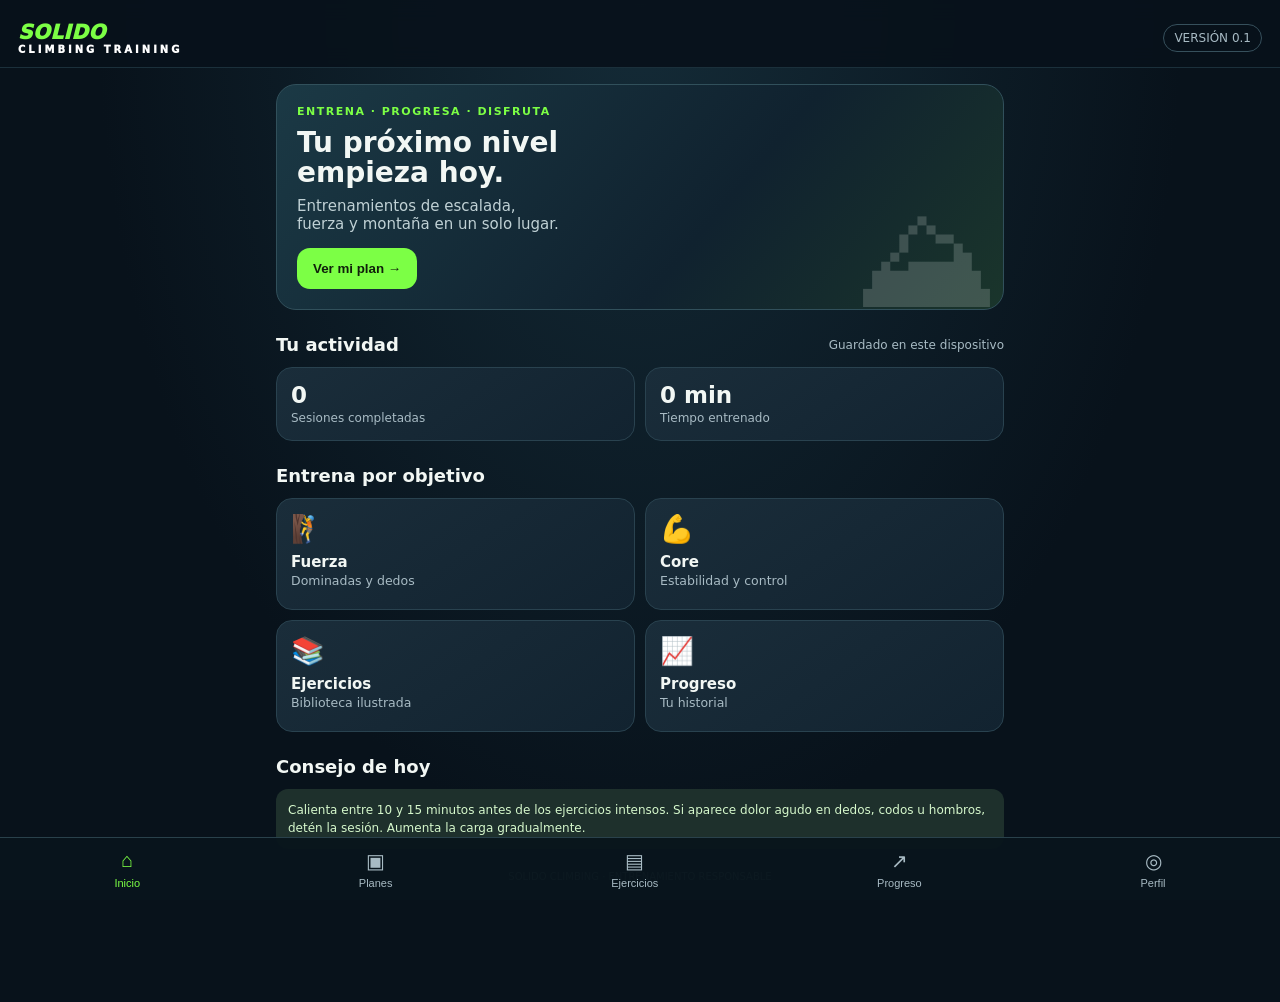
<file: src/main/assets/index.html>
<!doctype html>
<html lang="es"><head><meta charset="utf-8"><meta name="viewport" content="width=device-width,initial-scale=1,viewport-fit=cover"><meta name="theme-color" content="#08121b"><title>SOLIDO CLIMBING TRAINING</title>
<style>
:root{--bg:#08121b;--panel:#122330;--panel2:#1a2d3a;--green:#7cff45;--text:#f2f7f4;--muted:#a8bbc4;--line:#29424f}*{box-sizing:border-box}body{margin:0;background:radial-gradient(ellipse at top,#142b37 0,#08121b 60%);color:var(--text);font:15px system-ui,-apple-system,Segoe UI,sans-serif;padding-bottom:82px}header{padding:20px 18px 12px;display:flex;align-items:center;justify-content:space-between;position:sticky;top:0;background:#08121bee;backdrop-filter:blur(10px);z-index:3;border-bottom:1px solid #1b303b}.logo{font-weight:1000;font-style:italic;font-size:20px;letter-spacing:.4px;color:var(--green)}.logo small{display:block;color:white;font-size:10px;letter-spacing:3px;font-style:normal;text-align:center}.pill{border:1px solid #36505c;border-radius:30px;padding:6px 10px;color:var(--muted);font-size:12px}.wrap{padding:16px;max-width:760px;margin:auto}.hero{border:1px solid #31505b;border-radius:20px;overflow:hidden;background:linear-gradient(130deg,#1b3945,#10222f 60%,#1a352b);padding:20px;position:relative;min-height:180px}.hero:after{content:'⛰';position:absolute;right:4px;bottom:-32px;font-size:145px;opacity:.18}.eyebrow{color:var(--green);font-weight:800;letter-spacing:1.5px;font-size:11px}.hero h1{font-size:28px;line-height:1.06;margin:10px 0;max-width:280px}.hero p{color:#c0d1d5;max-width:270px;margin:0 0 15px}.btn{background:var(--green);color:#10200b;border:0;border-radius:13px;padding:13px 16px;font-weight:900;cursor:pointer}.btn.secondary{background:#203642;color:#f2f7f4;border:1px solid #3a5663}.sectionhead{display:flex;justify-content:space-between;align-items:center;margin:24px 0 12px}.sectionhead h2{font-size:18px;margin:0}.muted{color:var(--muted);font-size:12px}.grid{display:grid;grid-template-columns:repeat(2,minmax(0,1fr));gap:10px}.tile,.exercise,.stat,.planstep{background:linear-gradient(145deg,var(--panel2),var(--panel));border:1px solid var(--line);border-radius:16px;padding:14px}.tile{cursor:pointer;min-height:112px}.tile .emoji{font-size:27px}.tile strong{display:block;margin-top:8px}.tile small{color:var(--muted)}.cards{display:grid;gap:10px}.exercise{display:grid;grid-template-columns:78px 1fr;gap:12px;align-items:center}.art{height:82px;border-radius:12px;background:linear-gradient(145deg,#294b54,#172a36);display:grid;place-items:center;font-size:40px;border:1px solid #3a5962}.exercise h3{margin:0 0 5px;font-size:15px}.exercise p{margin:0 0 8px;color:var(--muted);font-size:12px}.tag{display:inline-block;font-size:10px;color:var(--green);border:1px solid #477d3b;padding:3px 7px;border-radius:30px}.tabs{display:flex;gap:7px;overflow:auto;padding:3px 0 12px}.tab{white-space:nowrap;background:#152834;color:#b8c9ce;border:1px solid #304651;padding:8px 12px;border-radius:24px}.tab.active{background:var(--green);color:#14220e;border-color:var(--green);font-weight:800}.nav{position:fixed;bottom:0;left:0;right:0;display:flex;justify-content:space-around;background:#09151df5;border-top:1px solid #29414b;padding:10px 5px max(10px,env(safe-area-inset-bottom));z-index:5}.nav button{background:none;border:0;color:#a8bbc4;font-size:11px;display:grid;gap:4px;justify-items:center}.nav button span{font-size:20px}.nav button.active{color:var(--green)}.hide{display:none!important}.timer{text-align:center;padding:22px 8px}.clock{width:210px;height:210px;border:8px solid var(--green);border-radius:50%;display:grid;place-content:center;margin:20px auto;box-shadow:0 0 35px #7cff4520}.clock strong{font-size:48px;font-variant-numeric:tabular-nums}.clock span{color:var(--muted)}input,select{background:#0d1d27;color:white;border:1px solid #36505c;border-radius:10px;padding:10px;max-width:100%}.row{display:flex;gap:8px;align-items:center;flex-wrap:wrap}.progress{height:8px;background:#253c46;border-radius:20px;overflow:hidden}.progress i{display:block;background:var(--green);height:100%;width:45%}.stat strong{font-size:23px;display:block}.stat span{font-size:12px;color:var(--muted)}.notice{padding:12px;border-radius:12px;background:#1e302c;color:#d6f8cc;font-size:12px;line-height:1.5}.footer{text-align:center;color:#627985;font-size:10px;padding:22px}
</style></head><body>
<header><div class="logo">SOLIDO <small>CLIMBING TRAINING</small></div><div class="pill">VERSIÓN 0.1</div></header>
<main class="wrap">
<section id="home"><div class="hero"><div class="eyebrow">ENTRENA · PROGRESA · DISFRUTA</div><h1>Tu próximo nivel empieza hoy.</h1><p>Entrenamientos de escalada, fuerza y montaña en un solo lugar.</p><button class="btn" onclick="show('plans')">Ver mi plan →</button></div>
<div class="sectionhead"><h2>Tu actividad</h2><span class="muted">Guardado en este dispositivo</span></div><div class="grid"><div class="stat"><strong id="sessionCount">0</strong><span>Sesiones completadas</span></div><div class="stat"><strong id="minuteCount">0 min</strong><span>Tiempo entrenado</span></div></div>
<div class="sectionhead"><h2>Entrena por objetivo</h2></div><div class="grid"><div class="tile" onclick="filterExercises('Fuerza')"><div class="emoji">🧗</div><strong>Fuerza</strong><small>Dominadas y dedos</small></div><div class="tile" onclick="filterExercises('Core')"><div class="emoji">💪</div><strong>Core</strong><small>Estabilidad y control</small></div><div class="tile" onclick="show('library')"><div class="emoji">📚</div><strong>Ejercicios</strong><small>Biblioteca ilustrada</small></div><div class="tile" onclick="show('progress')"><div class="emoji">📈</div><strong>Progreso</strong><small>Tu historial</small></div></div>
<div class="sectionhead"><h2>Consejo de hoy</h2></div><div class="notice">Calienta entre 10 y 15 minutos antes de los ejercicios intensos. Si aparece dolor agudo en dedos, codos u hombros, detén la sesión. Aumenta la carga gradualmente.</div></section>
<section id="plans" class="hide"><div class="sectionhead"><h2>Plan de entrenamiento</h2><span class="tag">45 MIN</span></div><p class="muted">Sesión general de fuerza. Ajusta la carga a tu experiencia y recuperación.</p><div class="cards" id="planList"></div><div style="margin-top:14px"><button class="btn" onclick="startPlan()">▶ Comenzar sesión</button></div></section>
<section id="library" class="hide"><div class="sectionhead"><h2>Biblioteca de ejercicios</h2></div><div class="tabs" id="filters"><button class="tab active" onclick="filterExercises('Todos',this)">Todos</button><button class="tab" onclick="filterExercises('Fuerza',this)">Fuerza</button><button class="tab" onclick="filterExercises('Dedos',this)">Dedos</button><button class="tab" onclick="filterExercises('Core',this)">Core</button><button class="tab" onclick="filterExercises('Movilidad',this)">Movilidad</button><button class="tab" onclick="filterExercises('Resistencia',this)">Resistencia</button></div><div class="cards" id="exerciseList"></div></section>
<section id="detail" class="hide"><button class="btn secondary" onclick="show('library')">← Biblioteca</button><div id="detailContent"></div></section>
<section id="timerPage" class="hide"><div class="sectionhead"><h2 id="timerTitle">Temporizador</h2><span class="tag">SERIES / DESCANSO</span></div><div class="timer"><div class="clock"><div><strong id="clock">00:30</strong><br><span id="timerLabel">Preparado</span></div></div><div class="row" style="justify-content:center"><label>Segundos <input id="secondsInput" type="number" min="5" max="600" value="30" style="width:85px"></label><button class="btn" id="startPause" onclick="toggleTimer()">▶ Iniciar</button><button class="btn secondary" onclick="resetTimer()">Reiniciar</button></div><p class="muted">Mantén el control del movimiento. El temporizador no sustituye una planificación adaptada a tu nivel.</p></div></section>
<section id="progress" class="hide"><div class="sectionhead"><h2>Tu progreso</h2></div><div class="grid"><div class="stat"><strong id="pSessions">0</strong><span>Sesiones</span></div><div class="stat"><strong id="pMinutes">0 min</strong><span>Minutos acumulados</span></div></div><div class="sectionhead"><h2>Historial</h2><button class="btn secondary" onclick="clearHistory()">Borrar</button></div><div id="history" class="cards"></div></section>
<section id="profile" class="hide"><div class="sectionhead"><h2>Perfil y objetivos</h2></div><div class="tile"><strong>Tu nivel</strong><p class="muted">Elige un nivel para orientar las sugerencias.</p><select id="level"><option>Principiante</option><option selected>Intermedio</option><option>Avanzado</option></select><div style="height:14px"></div><strong>Objetivo principal</strong><p><select id="goal"><option>Fuerza general</option><option>Fuerza de dedos</option><option>Resistencia</option><option>Preparación para vías ferratas</option></select></p><button class="btn" onclick="saveProfile()">Guardar preferencias</button></div><div class="sectionhead"><h2>Acerca de</h2></div><div class="notice">SOLIDO CLIMBING TRAINING · Prototipo inicial. Los ejercicios y planes son orientativos, no una prescripción médica ni un plan individualizado.</div></section>
<div class="footer">SOLIDO CLIMBING · ENTRENAMIENTO RESPONSABLE</div></main>
<nav class="nav"><button class="active" data-page="home" onclick="show('home',this)"><span>⌂</span>Inicio</button><button data-page="plans" onclick="show('plans',this)"><span>▣</span>Planes</button><button data-page="library" onclick="show('library',this)"><span>▤</span>Ejercicios</button><button data-page="progress" onclick="show('progress',this)"><span>↗</span>Progreso</button><button data-page="profile" onclick="show('profile',this)"><span>◎</span>Perfil</button></nav>
<script>
const exercises=[
{id:1,name:'Dominadas asistidas o estrictas',cat:'Fuerza',emoji:'🏋️',muscles:'Espalda · Bíceps · Escápulas',sets:'3 series · 5–8 repeticiones',rest:120,desc:'Usa una variante que puedas realizar con técnica controlada. Inicia desde una posición estable, evita balancearte y baja de forma controlada.',tip:'Deja 2–3 repeticiones en reserva; no entrenes hasta el fallo si compromete la técnica.'},
{id:2,name:'Suspensiones en regleta',cat:'Dedos',emoji:'🪨',muscles:'Dedos · Antebrazo',sets:'Solo para escaladores experimentados',rest:180,desc:'Utiliza una regleta adecuada, hombros activos y pies asistidos si lo necesitas. La carga y duración dependen de tu experiencia.',tip:'No recomendadas para principiantes. Nunca hagas suspensiones máximas con dolor o fatiga de dedos.'},
{id:3,name:'Plancha abdominal',cat:'Core',emoji:'🧍',muscles:'Abdomen · Estabilidad',sets:'3 series · 20–40 segundos',rest:60,desc:'Mantén cabeza, cadera y tobillos alineados. Respira de forma continua y evita hundir la zona lumbar.',tip:'Acorta el tiempo si pierdes la posición.'},
{id:4,name:'Flexiones',cat:'Fuerza',emoji:'💪',muscles:'Pecho · Tríceps · Hombros',sets:'3 series · 6–12 repeticiones',rest:90,desc:'Coloca las manos bajo los hombros y mantén el cuerpo alineado. Utiliza una superficie elevada si necesitas reducir la dificultad.',tip:'Movimiento sin dolor y con control.'},
{id:5,name:'Zancadas',cat:'Resistencia',emoji:'🦵',muscles:'Piernas · Glúteos · Equilibrio',sets:'3 series · 8 por pierna',rest:90,desc:'Da un paso estable, baja de forma controlada y mantén la rodilla alineada con el pie. Sujétate si necesitas equilibrio.',tip:'Prioriza la estabilidad antes que la profundidad.'},
{id:6,name:'Movilidad de hombros',cat:'Movilidad',emoji:'🔄',muscles:'Hombros · Espalda alta',sets:'2 series · 8–10 repeticiones',rest:30,desc:'Realiza círculos lentos y movimientos cómodos sin forzar el rango articular.',tip:'Ideal como parte del calentamiento; no debe provocar dolor.'},
{id:7,name:'Elevaciones de rodillas',cat:'Core',emoji:'🧗',muscles:'Abdomen · Flexores de cadera',sets:'3 series · 8–12 repeticiones',rest:60,desc:'Desde una barra estable o tumbado en el suelo, eleva las rodillas sin impulso y baja lentamente. Escoge la variante segura para ti.',tip:'Evita balancearte o arquear excesivamente la espalda.'},
{id:8,name:'Cardio suave',cat:'Resistencia',emoji:'🥾',muscles:'Sistema cardiovascular · Piernas',sets:'15–25 minutos',rest:0,desc:'Camina a paso vivo, sube escaleras con control o pedalea a una intensidad que te permita hablar.',tip:'Aumenta duración de forma gradual y adapta el esfuerzo a tu condición.'}
];
const plan=[{name:'Calentamiento y movilidad',time:'10 min',emoji:'🔥',desc:'Movilidad de hombros y muñecas, activación y movimientos suaves.'},{name:'Fuerza general',time:'15 min',emoji:'💪',desc:'Dominadas adaptadas y flexiones, descansando entre series.'},{name:'Core y estabilidad',time:'10 min',emoji:'🧍',desc:'Plancha y elevaciones de rodillas con técnica controlada.'},{name:'Vuelta a la calma',time:'10 min',emoji:'🌿',desc:'Respiración, movilidad cómoda y registro de sensaciones.'}];
let sessions=JSON.parse(localStorage.getItem('solidoSessions')||'[]'), timerId=null, remaining=30, running=false, selectedExercise=null;
function save(){localStorage.setItem('solidoSessions',JSON.stringify(sessions));renderStats()}
function show(page,btn){document.querySelectorAll('main section').forEach(s=>s.classList.add('hide'));document.getElementById(page).classList.remove('hide');document.querySelectorAll('.nav button').forEach(b=>b.classList.toggle('active',b.dataset.page===page));if(btn&&btn.dataset&&btn.dataset.page)btn.classList.add('active');if(page==='progress')renderHistory();if(page==='library')renderExercises();window.scrollTo(0,0)}
function renderPlan(){document.getElementById('planList').innerHTML=plan.map((p,i)=>`<div class="planstep"><div class="row"><span style="font-size:25px">${p.emoji}</span><div style="flex:1"><strong>${i+1}. ${p.name}</strong><div class="muted">${p.desc}</div></div><span class="tag">${p.time}</span></div></div>`).join('')}
function renderExercises(category='Todos'){document.getElementById('exerciseList').innerHTML=exercises.filter(e=>category==='Todos'||e.cat===category).map(e=>`<article class="exercise" onclick="openExercise(${e.id})"><div class="art">${e.emoji}</div><div><h3>${e.name}</h3><p>${e.muscles}</p><span class="tag">${e.cat}</span> <span class="muted">› Detalles</span></div></article>`).join('')}
function filterExercises(cat,btn){show('library');renderExercises(cat);document.querySelectorAll('#filters .tab').forEach(b=>b.classList.toggle('active',b.textContent===cat));}
function openExercise(id){selectedExercise=exercises.find(e=>e.id===id);document.getElementById('detailContent').innerHTML=`<div class="hero" style="margin-top:16px"><div class="eyebrow">${selectedExercise.cat.toUpperCase()}</div><div style="font-size:64px;margin:8px 0">${selectedExercise.emoji}</div><h1>${selectedExercise.name}</h1><p>${selectedExercise.muscles}</p></div><div class="sectionhead"><h2>Cómo hacerlo</h2></div><div class="tile"><p>${selectedExercise.desc}</p><strong>${selectedExercise.sets}</strong><p class="muted">Descanso sugerido: ${selectedExercise.rest?selectedExercise.rest+' segundos':'según esfuerzo'}.</p></div><div class="sectionhead"><h2>Consejo técnico</h2></div><div class="notice">${selectedExercise.tip}</div><div class="row" style="margin-top:16px"><button class="btn" onclick="openTimer('${selectedExercise.name}',${selectedExercise.rest||60})">⏱ Temporizador</button><button class="btn secondary" onclick="logSession('${selectedExercise.name}',5)">✓ Registrar ejercicio</button></div>`;show('detail')}
function openTimer(name='Temporizador',seconds=30){show('timerPage');document.getElementById('timerTitle').textContent=name;document.getElementById('secondsInput').value=seconds||30;remaining=seconds||30;running=false;clearInterval(timerId);updateClock();document.getElementById('startPause').textContent='▶ Iniciar';document.getElementById('timerLabel').textContent='Preparado'}
function updateClock(){document.getElementById('clock').textContent=String(Math.floor(remaining/60)).padStart(2,'0')+':'+String(remaining%60).padStart(2,'0')}
function toggleTimer(){if(running){clearInterval(timerId);running=false;document.getElementById('startPause').textContent='▶ Continuar';return}if(remaining<=0)remaining=Math.max(5,Number(document.getElementById('secondsInput').value)||30);running=true;document.getElementById('timerLabel').textContent='En marcha';document.getElementById('startPause').textContent='Ⅱ Pausar';timerId=setInterval(()=>{remaining--;updateClock();if(remaining<=0){clearInterval(timerId);running=false;document.getElementById('timerLabel').textContent='¡Tiempo!';document.getElementById('startPause').textContent='↻ Repetir';if(navigator.vibrate)navigator.vibrate([200,100,200]);}},1000)}
function resetTimer(){clearInterval(timerId);running=false;remaining=Math.max(5,Number(document.getElementById('secondsInput').value)||30);updateClock();document.getElementById('timerLabel').textContent='Preparado';document.getElementById('startPause').textContent='▶ Iniciar'}
function logSession(name,mins){sessions.unshift({name,mins,date:new Date().toLocaleString('es-ES')});save();alert('Ejercicio registrado en tu historial.');}
function startPlan(){sessions.unshift({name:'Sesión de fuerza general',mins:45,date:new Date().toLocaleString('es-ES')});save();openTimer('Calentamiento · sesión de fuerza',600)}
function renderStats(){let n=sessions.length,m=sessions.reduce((a,s)=>a+(s.mins||0),0);document.getElementById('sessionCount').textContent=n;document.getElementById('minuteCount').textContent=m+' min';document.getElementById('pSessions').textContent=n;document.getElementById('pMinutes').textContent=m+' min'}
function renderHistory(){document.getElementById('history').innerHTML=sessions.length?sessions.map(s=>`<div class="tile"><strong>${s.name}</strong><p class="muted">${s.date} · ${s.mins} min</p></div>`).join(''):'<div class="tile muted">Todavía no hay sesiones registradas. Completa un ejercicio para empezar.</div>'}
function clearHistory(){if(confirm('¿Borrar todo el historial de este dispositivo?')){sessions=[];save();renderHistory()}}
function saveProfile(){localStorage.setItem('solidoLevel',document.getElementById('level').value);localStorage.setItem('solidoGoal',document.getElementById('goal').value);alert('Preferencias guardadas en este dispositivo.')}
document.getElementById('level').value=localStorage.getItem('solidoLevel')||'Intermedio';document.getElementById('goal').value=localStorage.getItem('solidoGoal')||'Fuerza general';renderPlan();renderExercises();renderStats();
</script></body></html>
</file>
